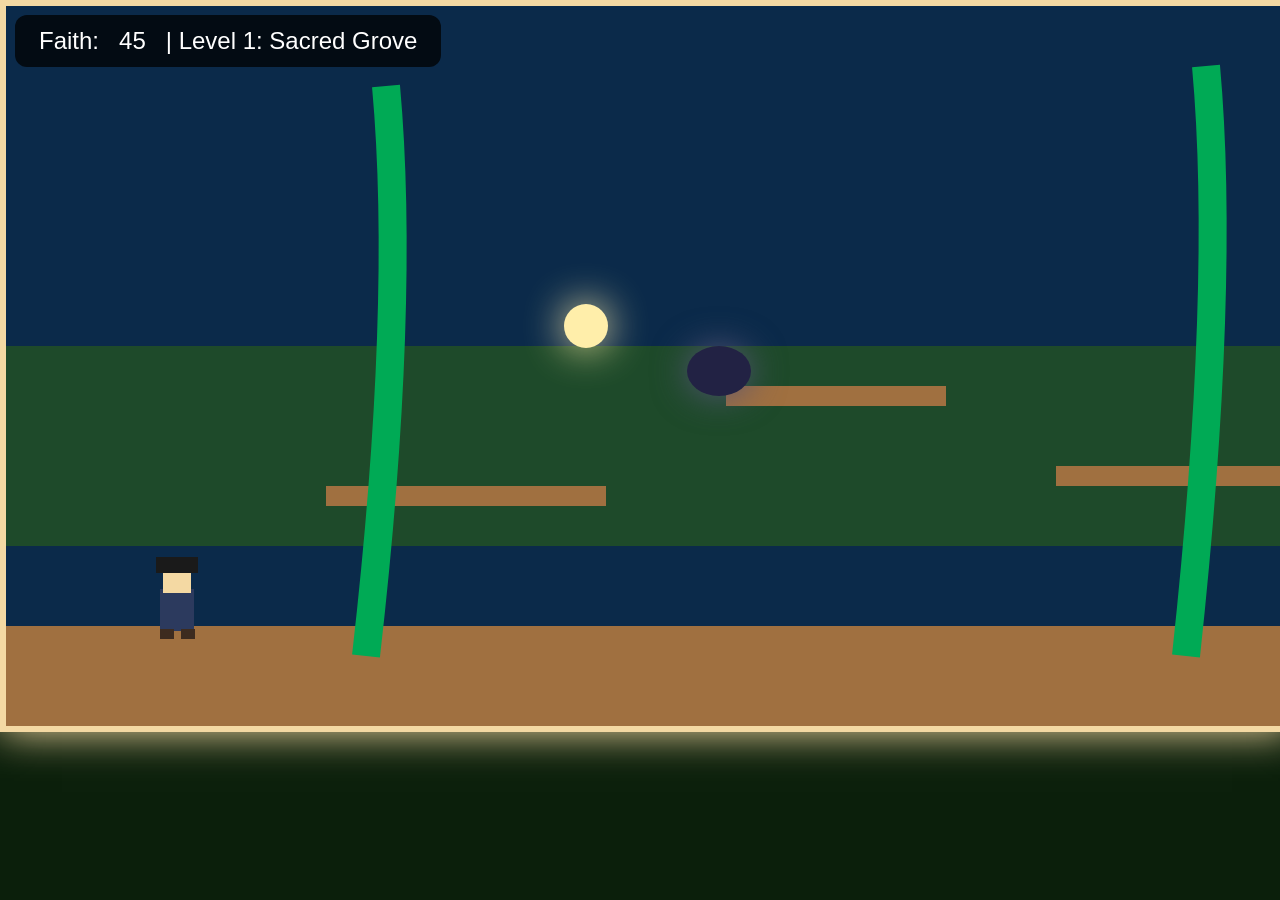
<file: index.html>
<!DOCTYPE html>
<html lang="en">
<head>
    <meta charset="UTF-8">
    <meta name="viewport" content="width=device-width, initial-scale=1.0">
    <title>SeerStone Quest • Professional Arcade</title>
    <style>
        body { margin:0; padding:0; background:#0b1f0b; overflow:hidden; font-family:Arial; color:#fff; }
        canvas { display:block; margin:0 auto; image-rendering:pixelated; border:6px solid #f4d9a3; box-shadow:0 0 40px #f4d9a3; }
        #ui { position:absolute; top:15px; left:15px; font-size:24px; background:rgba(0,0,0,0.75); padding:12px 24px; border-radius:12px; z-index:10; display:flex; align-items:center; gap:20px; }
        #message { position:absolute; top:50%; left:50%; transform:translate(-50%, -50%); background:rgba(10,20,40,0.95); padding:40px 60px; border-radius:30px; text-align:center; font-size:32px; line-height:1.4; display:none; z-index:100; box-shadow:0 0 60px #ffeecc; }
    </style>
</head>
<body>
    <div id="ui">Faith: <span id="faith">45</span> | Level 1: Sacred Grove</div>
    <canvas id="game" width="1280" height="720"></canvas>
    <div id="message"></div>

    <script>
        const canvas = document.getElementById('game');
        const ctx = canvas.getContext('2d');
        let faith = 45;
        let cameraX = 0;
        let player = { x: 150, y: 400, vx: 0, vy: 0, width: 42, height: 58, onGround: false, frame: 0, facing: 1 };
        let keys = {};
        let enemies = [{x: 800, y: 340, vx: -2, width: 50, height: 50, alive: true}, {x: 1250, y: 280, vx: 1.8, width: 50, height: 50, alive: true}];
        let particles = [];

        window.addEventListener('keydown', e => keys[e.key.toLowerCase()] = true);
        window.addEventListener('keyup', e => keys[e.key.toLowerCase()] = false);

        const platforms = [
            {x:0, y:620, w:3000, h:100},
            {x:320, y:480, w:280, h:20},
            {x:720, y:380, w:220, h:20},
            {x:1050, y:460, w:260, h:20},
            {x:1450, y:320, w:200, h:20},
            {x:1800, y:520, w:180, h:20}
        ];

        function createParticle(x, y, color = '#ffeeaa') {
            particles.push({x, y, vx: Math.random()*10 - 5, vy: Math.random()*-8 - 3, life: 50, color});
        }

        function update() {
            player.vx *= 0.84;
            if (keys['arrowleft'] || keys['a']) { player.vx -= 1.8; player.facing = -1; }
            if (keys['arrowright'] || keys['d']) { player.vx += 1.8; player.facing = 1; }
            if ((keys[' '] || keys['arrowup'] || keys['w']) && player.onGround) { player.vy = -20; player.onGround = false; }

            player.x += player.vx;
            player.y += player.vy;
            player.vy += 0.95;

            player.onGround = false;
            for (let p of platforms) {
                if (player.x + player.width > p.x && player.x < p.x + p.w &&
                    player.y + player.height > p.y && player.y + player.height - player.vy <= p.y && player.vy >= 0) {
                    player.y = p.y - player.height;
                    player.vy = 0;
                    player.onGround = true;
                }
            }

            const praying = keys['z'];
            if (praying) {
                faith = Math.min(100, faith + 2);
                if (Math.random() > 0.4) createParticle(player.x + 21, player.y + 25);
            }

            for (let e of enemies) {
                if (e.alive) {
                    e.x += e.vx;
                    if (e.x < 600 || e.x > 1700) e.vx *= -1;
                    if (praying && Math.abs(e.x - player.x) < 140 && Math.abs(e.y - player.y) < 140) {
                        e.alive = false;
                        for (let i = 0; i < 30; i++) createParticle(e.x + 25, e.y + 25, '#aaccff');
                    }
                }
            }

            cameraX = Math.max(0, player.x - 500);

            document.getElementById('faith').textContent = Math.floor(faith);
            player.frame += 0.3;
        }

        function draw() {
            ctx.fillStyle = '#0b2a4a';
            ctx.fillRect(0, 0, 1280, 720);

            // Parallax
            ctx.fillStyle = '#1e4a2a';
            ctx.fillRect(0 - cameraX * 0.2, 340, 4000, 200);

            ctx.fillStyle = '#5c4033';
            ctx.fillRect(0 - cameraX, 620, 3000, 100);

            ctx.fillStyle = '#a07040';
            for (let p of platforms) {
                ctx.fillRect(p.x - cameraX, p.y, p.w, p.h);
            }

            // Vines
            ctx.strokeStyle = '#0a5';
            ctx.lineWidth = 28;
            ctx.beginPath(); ctx.moveTo(380 - cameraX, 80); ctx.quadraticCurveTo(400 - cameraX, 300, 360 - cameraX, 650); ctx.stroke();
            ctx.beginPath(); ctx.moveTo(1200 - cameraX, 60); ctx.quadraticCurveTo(1220 - cameraX, 280, 1180 - cameraX, 650); ctx.stroke();

            // Joseph Smith
            const px = player.x - cameraX;
            const py = player.y;
            ctx.save();
            ctx.translate(px + 21, py + 29);
            ctx.scale(player.facing, 1);
            ctx.fillStyle = '#2c3a5e';
            ctx.fillRect(-17, -8, 34, 42);
            ctx.fillStyle = '#f4d9a3';
            ctx.fillRect(-14, -30, 28, 26);
            ctx.fillStyle = '#1a1a1a';
            ctx.fillRect(-21, -40, 42, 16);
            ctx.fillStyle = '#3d2b1f';
            ctx.fillRect(-17, 32, 14, 10);
            ctx.fillRect(4, 32, 14, 10);
            ctx.restore();

            // Black Doubt Clouds
            for (let e of enemies) {
                if (e.alive) {
                    ctx.fillStyle = '#222244';
                    ctx.shadowBlur = 35;
                    ctx.shadowColor = '#555577';
                    ctx.beginPath();
                    ctx.ellipse(e.x - cameraX + 25, e.y + 25, 32, 25, 0, 0, Math.PI*2);
                    ctx.fill();
                    ctx.shadowBlur = 0;
                }
            }

            // Faith Orbs
            ctx.shadowBlur = 40;
            ctx.shadowColor = '#ffeeaa';
            ctx.fillStyle = '#ffeeaa';
            ctx.beginPath(); ctx.arc(580 - cameraX, 320, 22, 0, Math.PI*2); ctx.fill();
            ctx.beginPath(); ctx.arc(1380 - cameraX, 260, 22, 0, Math.PI*2); ctx.fill();
            ctx.shadowBlur = 0;

            // Pillar of Light
            ctx.shadowBlur = 80;
            ctx.shadowColor = '#ffeecc';
            ctx.fillStyle = '#ffeecc';
            ctx.fillRect(2150 - cameraX, 80, 55, 550);
            ctx.shadowBlur = 0;
        }

        function loop() {
            update();
            draw();
            requestAnimationFrame(loop);
        }

        // First Vision climax
        setInterval(() => {
            if (player.x > 2100 && faith > 80) {
                const msg = document.getElementById('message');
                msg.style.display = 'block';
                msg.innerHTML = `<h1 style="color:#ffeecc;margin:0 0 20px 0;font-size:42px">The First Vision</h1>
                <p style="font-size:26px;line-height:1.5">A pillar of light descends from heaven...<br><br>
                <strong>The Father speaks:</strong><br>"This is My Beloved Son. Hear Him!"</p>
                <div style="margin-top:30px;font-size:20px;color:#ffeecc">Joseph's faith is strengthened forever.</div>
                <button onclick="this.parentElement.style.display='none';player.x=150;faith=45;" style="margin-top:30px;padding:16px 40px;font-size:22px;background:#f4d9a3;color:#0b2a4a;border:none;border-radius:12px;cursor:pointer">Continue the Restoration Journey</button>`;
            }
        }, 300);

        loop();
    </script>
</body>
</html>
</file>
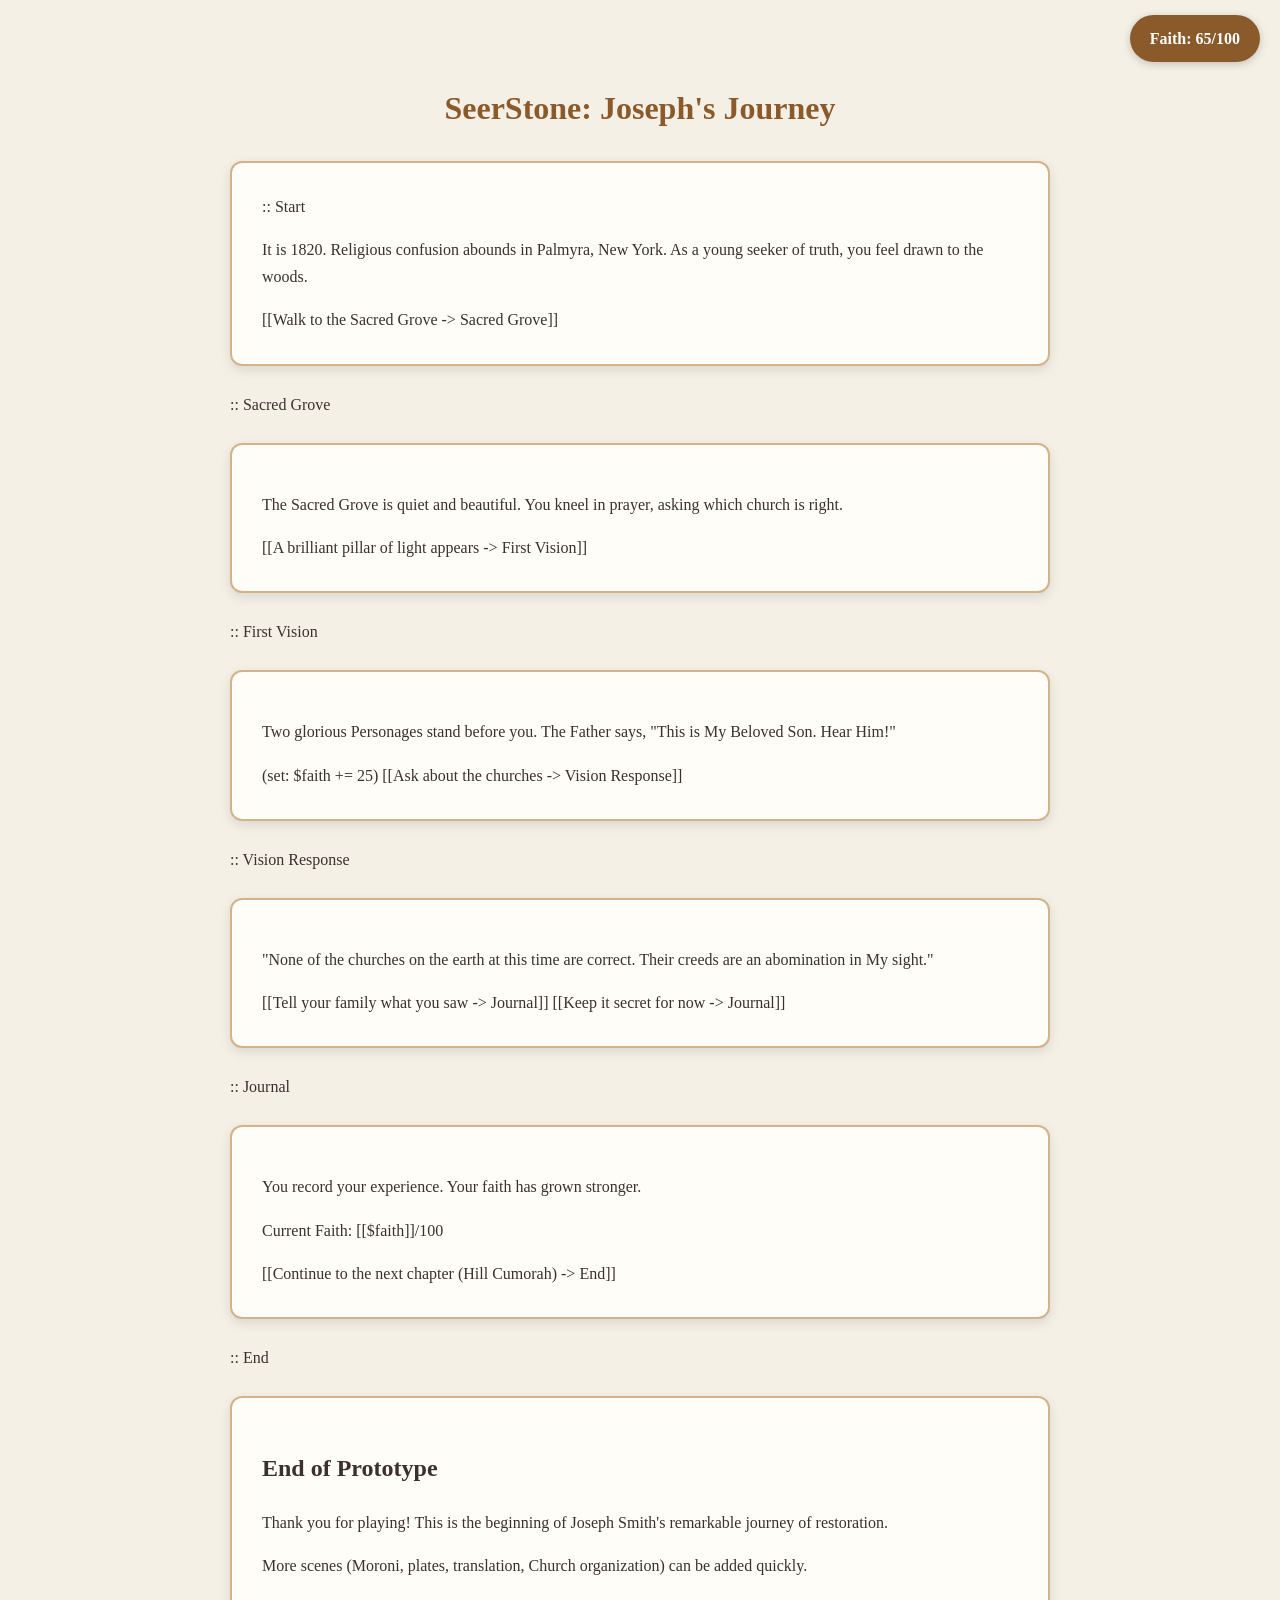
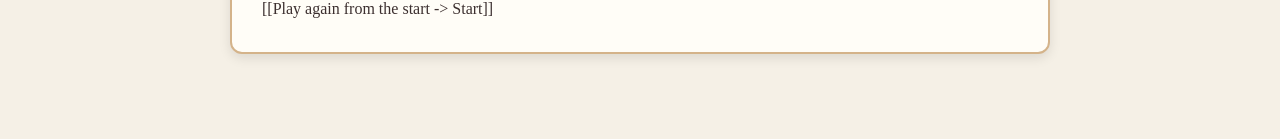
<file: game/index.html>
<!DOCTYPE html>
<html>
<head>
<title>SeerStone: Joseph's Journey - Interactive Prototype</title>
<style>
body { font-family: Georgia, serif; background: #f5f0e6; color: #3c2f2f; line-height: 1.7; max-width: 820px; margin: 40px auto; padding: 20px; }
h1 { color: #8b5a2b; text-align: center; }
.passage { background: #fffdf7; border: 2px solid #d4b38a; padding: 30px; margin: 25px 0; border-radius: 12px; box-shadow: 0 4px 12px rgba(0,0,0,0.1); }
a.choice { display: block; margin: 12px 0; padding: 16px; background: #e8d9c0; border-left: 6px solid #8b5a2b; text-decoration: none; color: inherit; border-radius: 4px; }
a.choice:hover { background: #d4b38a; transform: translateX(8px); }
.faith-bar { position: fixed; top: 15px; right: 20px; background: #8b5a2b; color: white; padding: 10px 20px; border-radius: 30px; font-weight: bold; box-shadow: 0 2px 8px rgba(0,0,0,0.2); }
</style>
</head>
<body>
<div class="faith-bar">Faith: <span id="faithLevel">40</span>/100</div>

<h1>SeerStone: Joseph's Journey</h1>

<div class="passage">
:: Start
<p>It is 1820. Religious confusion abounds in Palmyra, New York. As a young seeker of truth, you feel drawn to the woods.</p>
[[Walk to the Sacred Grove -> Sacred Grove]]
</div>

<script>
  let faith = 40;
  function updateFaith(delta) {
    faith = Math.max(0, Math.min(100, faith + delta));
    document.getElementById('faithLevel').textContent = faith;
  }
</script>

:: Sacred Grove
<div class="passage">
<p>The Sacred Grove is quiet and beautiful. You kneel in prayer, asking which church is right.</p>
[[A brilliant pillar of light appears -> First Vision]]
</div>

:: First Vision
<div class="passage">
<p>Two glorious Personages stand before you. The Father says, "This is My Beloved Son. Hear Him!"</p>
(set: $faith += 25) <script>updateFaith(25);</script>
[[Ask about the churches -> Vision Response]]
</div>

:: Vision Response
<div class="passage">
<p>"None of the churches on the earth at this time are correct. Their creeds are an abomination in My sight."</p>
[[Tell your family what you saw -> Journal]]
[[Keep it secret for now -> Journal]]
</div>

:: Journal
<div class="passage">
<p>You record your experience. Your faith has grown stronger.</p>
<p>Current Faith: [[$faith]]/100</p>
[[Continue to the next chapter (Hill Cumorah) -> End]]
</div>

:: End
<div class="passage">
<h2>End of Prototype</h2>
<p>Thank you for playing! This is the beginning of Joseph Smith's remarkable journey of restoration.</p>
<p>More scenes (Moroni, plates, translation, Church organization) can be added quickly.</p>
[[Play again from the start -> Start]]
</div>
</body>
</html>
</file>
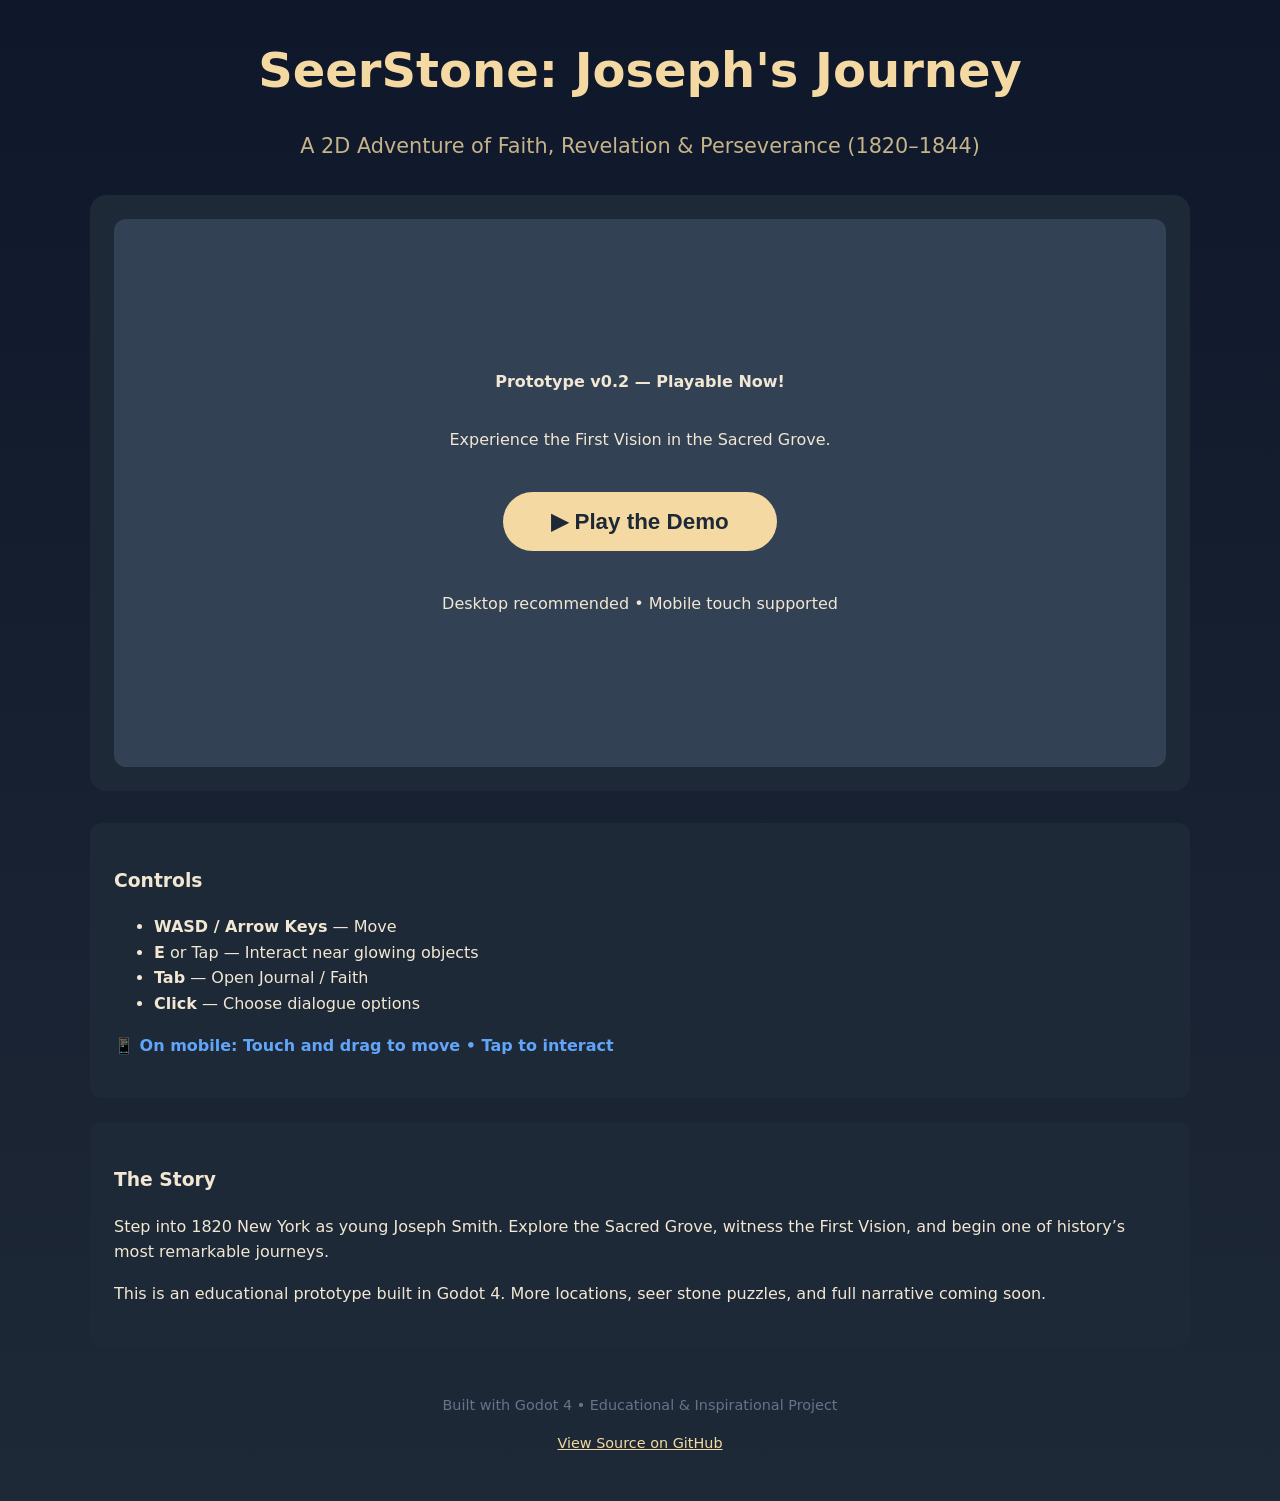
<file: web/index.html>
<!DOCTYPE html>
<html lang="en">
<head>
    <meta charset="UTF-8">
    <meta name="viewport" content="width=device-width, initial-scale=1.0">
    <title>SeerStone: Joseph's Journey | Play Online</title>
    <link rel="stylesheet" href="style.css">
</head>
<body>
    <div class="container">
        <header>
            <h1>SeerStone: Joseph's Journey</h1>
            <p class="subtitle">A 2D Adventure of Faith, Revelation &amp; Perseverance (1820–1844)</p>
        </header>

        <div class="game-container">
            <div id="game-frame">
                <div class="placeholder">
                    <p><strong>Prototype v0.2 — Playable Now!</strong></p>
                    <p>Experience the First Vision in the Sacred Grove.</p>
                    <button onclick="launchGame()" class="play-btn">▶ Play the Demo</button>
                    <p class="note">Desktop recommended • Mobile touch supported</p>
                </div>
            </div>
        </div>

        <div class="controls">
            <h3>Controls</h3>
            <ul>
                <li><strong>WASD / Arrow Keys</strong> — Move</li>
                <li><strong>E</strong> or Tap — Interact near glowing objects</li>
                <li><strong>Tab</strong> — Open Journal / Faith</li>
                <li><strong>Click</strong> — Choose dialogue options</li>
            </ul>
            <p class="mobile-note">📱 On mobile: Touch and drag to move • Tap to interact</p>
        </div>

        <div class="story">
            <h3>The Story</h3>
            <p>Step into 1820 New York as young Joseph Smith. Explore the Sacred Grove, witness the First Vision, and begin one of history’s most remarkable journeys.</p>
            <p>This is an educational prototype built in Godot 4. More locations, seer stone puzzles, and full narrative coming soon.</p>
        </div>

        <footer>
            <p>Built with Godot 4 • Educational &amp; Inspirational Project</p>
            <p><a href="https://github.com/divisCorp/SeerStone/tree/v2-seerstone-joseph-smith">View Source on GitHub</a></p>
        </footer>
    </div>

    <script src="script.js"></script>
</body>
</html>
</file>
<file: web/style.css>
body {
    margin: 0;
    font-family: system-ui, -apple-system, BlinkMacSystemFont, "Segoe UI", Roboto, sans-serif;
    background: linear-gradient(#0f172a, #1e2937);
    color: #f1e7d2;
    line-height: 1.6;
}
.container { max-width: 1100px; margin: 0 auto; padding: 2rem; }
header { text-align: center; margin-bottom: 2rem; }
h1 { font-size: 3rem; color: #f4d9a3; margin: 0 0 0.5rem; }
.subtitle { font-size: 1.3rem; color: #c5b38a; }
.game-container { background: #1e2937; border-radius: 16px; padding: 1.5rem; margin-bottom: 2rem; text-align: center; }
.placeholder { background: #334155; border-radius: 12px; padding: 4rem 2rem; min-height: 420px; display: flex; flex-direction: column; align-items: center; justify-content: center; }
.play-btn { background: #f4d9a3; color: #1e2937; border: none; padding: 1rem 3rem; font-size: 1.4rem; font-weight: 700; border-radius: 50px; cursor: pointer; margin: 1.5rem 0; transition: 0.2s; }
.play-btn:hover { transform: scale(1.05); box-shadow: 0 0 25px #f4d9a3; }
.controls, .story { background: #1e2937; padding: 1.5rem; border-radius: 12px; margin-bottom: 1.5rem; }
.mobile-note { color: #60a5fa; font-weight: 600; }
footer { text-align: center; margin-top: 3rem; font-size: 0.9rem; color: #64748b; }
a { color: #f4d9a3; }
</file>
